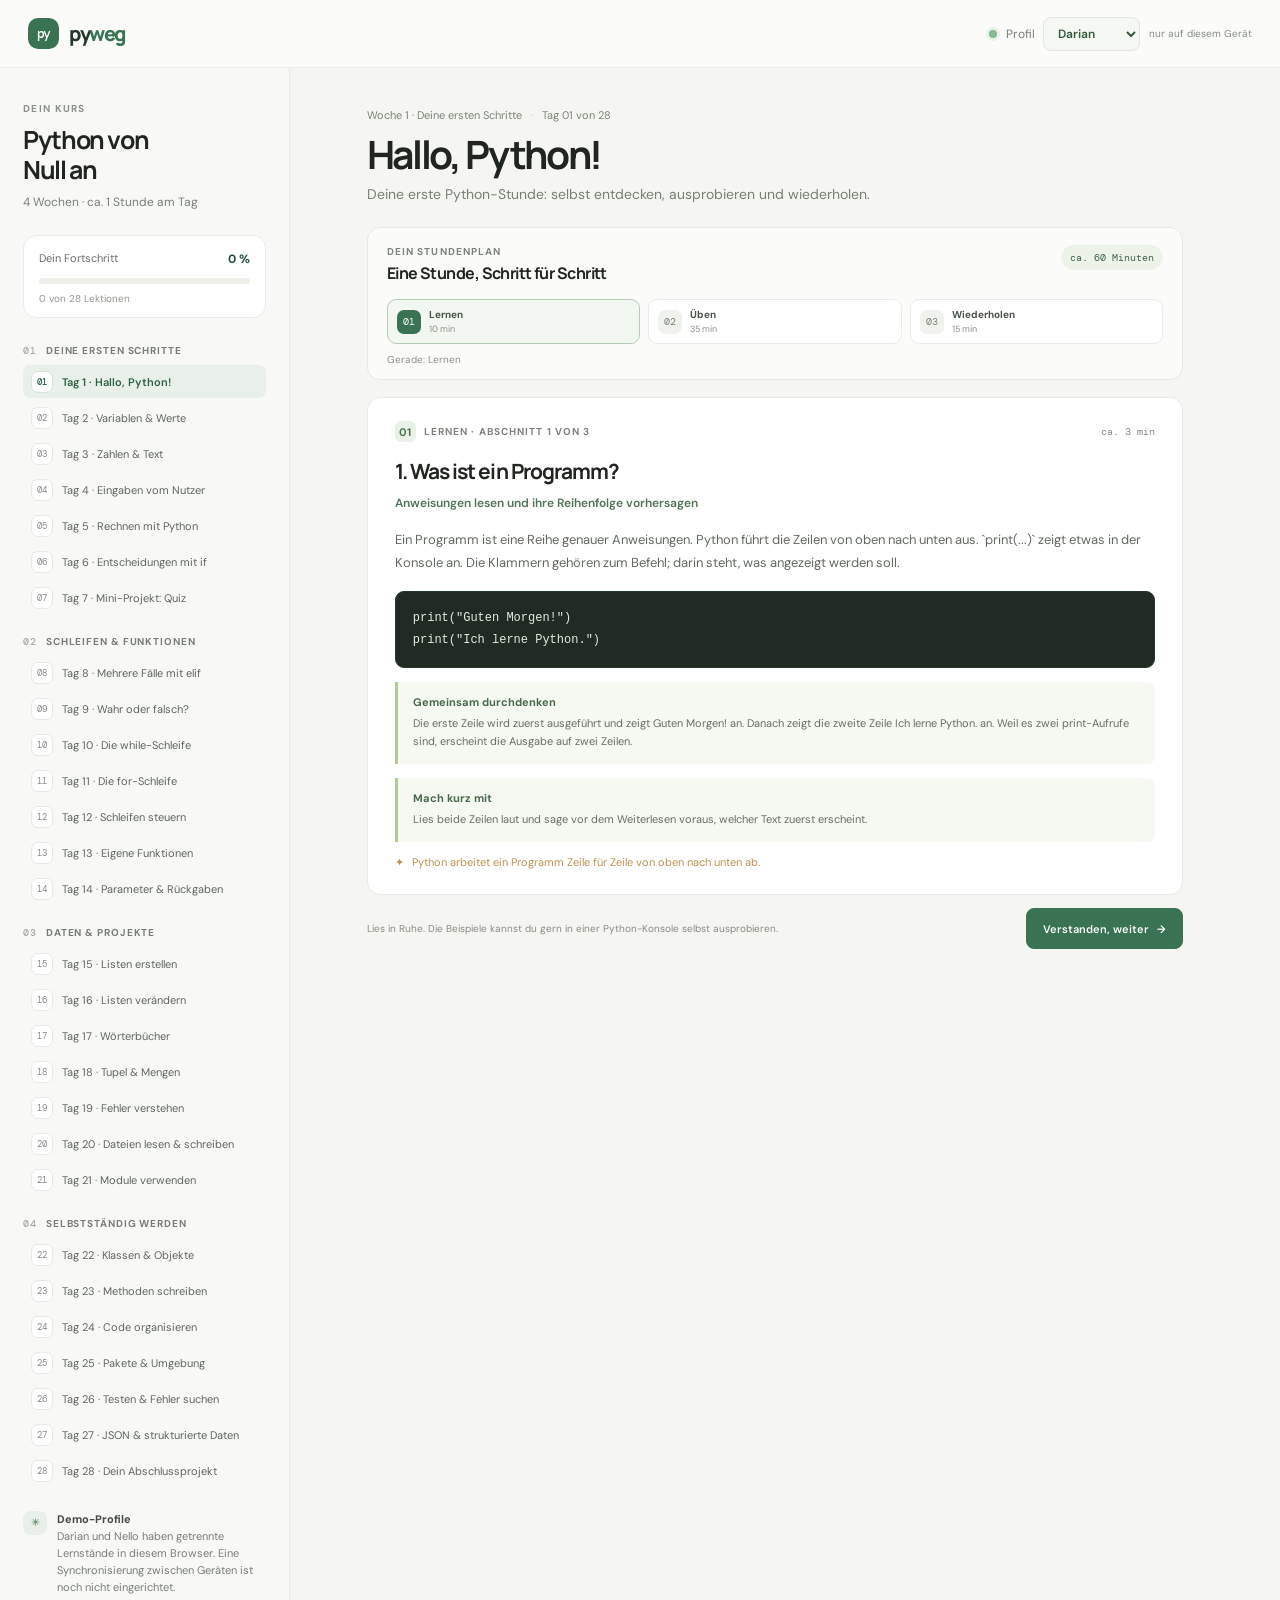
<file: index.html>
<!DOCTYPE html>
<html lang="de">
  <head>
    <meta charset="UTF-8" />
    <meta name="viewport" content="width=device-width, initial-scale=1.0" />
    <meta
      name="description"
      content="Lerne Python Schritt für Schritt mit einem strukturierten 4-Wochen-Lernpfad."
    />
    <meta name="theme-color" content="#f5f6f2" />
    <link rel="manifest" href="./manifest.webmanifest" />
    <link rel="icon" href="./icon.svg" type="image/svg+xml" />
    <link rel="apple-touch-icon" href="./icon.svg" />
    <title>Python lernen – Schritt für Schritt</title>
    <link rel="preconnect" href="https://fonts.googleapis.com" />
    <link rel="preconnect" href="https://fonts.gstatic.com" crossorigin />
    <link
      href="https://fonts.googleapis.com/css2?family=DM+Mono:wght@400;500&family=DM+Sans:wght@400;500;600;700&family=Manrope:wght@400;500;600;700;800&display=swap"
      rel="stylesheet"
    />
    <link rel="stylesheet" href="style.css" />
    <script src="day-one.js" defer></script>
    <script src="course-content.js" defer></script>
    <script src="script.js" defer></script>
  </head>
  <body>
    <header class="topbar">
      <a class="brand" href="#" aria-label="PyWeg Startseite">
        <span class="brand__mark" aria-hidden="true">py</span>
        <span>py<span class="brand__light">weg</span></span>
      </a>
      <div class="topbar__note">
        <span class="status-dot" aria-hidden="true"></span>
        <label class="profile-picker">
          <span class="profile-picker__label">Profil</span>
          <select id="profile-select" aria-label="Lernprofil auswählen">
            <option value="darian">Darian</option>
            <option value="nello">Nello</option>
          </select>
        </label>
        <span class="profile-local-note">nur auf diesem Gerät</span>
      </div>
    </header>

    <main class="app-shell">
      <aside class="sidebar" aria-label="Kursübersicht">
        <div class="sidebar__intro">
          <p class="eyebrow">DEIN KURS</p>
          <h2>Python von<br />Null an</h2>
          <p class="sidebar__description">4 Wochen · ca. 1 Stunde am Tag</p>
        </div>

        <section class="progress-card" aria-label="Dein Lernfortschritt">
          <div class="progress-card__row">
            <span>Dein Fortschritt</span>
            <strong id="progress-percent">0 %</strong>
          </div>
          <div
            class="progress-track"
            id="progress-track"
            role="progressbar"
            aria-label="Kursfortschritt"
            aria-valuemin="0"
            aria-valuemax="28"
            aria-valuenow="0"
          >
            <span id="progress-fill"></span>
          </div>
          <p id="progress-count">0 von 28 Lektionen</p>
        </section>

        <nav class="course-nav" id="course-nav" aria-label="Lektionen"></nav>

        <div class="sidebar__tip">
          <span class="tip-icon" aria-hidden="true">✳</span>
          <p><strong>Demo-Profile</strong><br />Darian und Nello haben getrennte Lernstände in diesem Browser. Eine Synchronisierung zwischen Geräten ist noch nicht eingerichtet.</p>
        </div>
      </aside>

      <section class="lesson-view" id="lesson-view" aria-live="polite"></section>
    </main>
  </body>
</html>
</file>
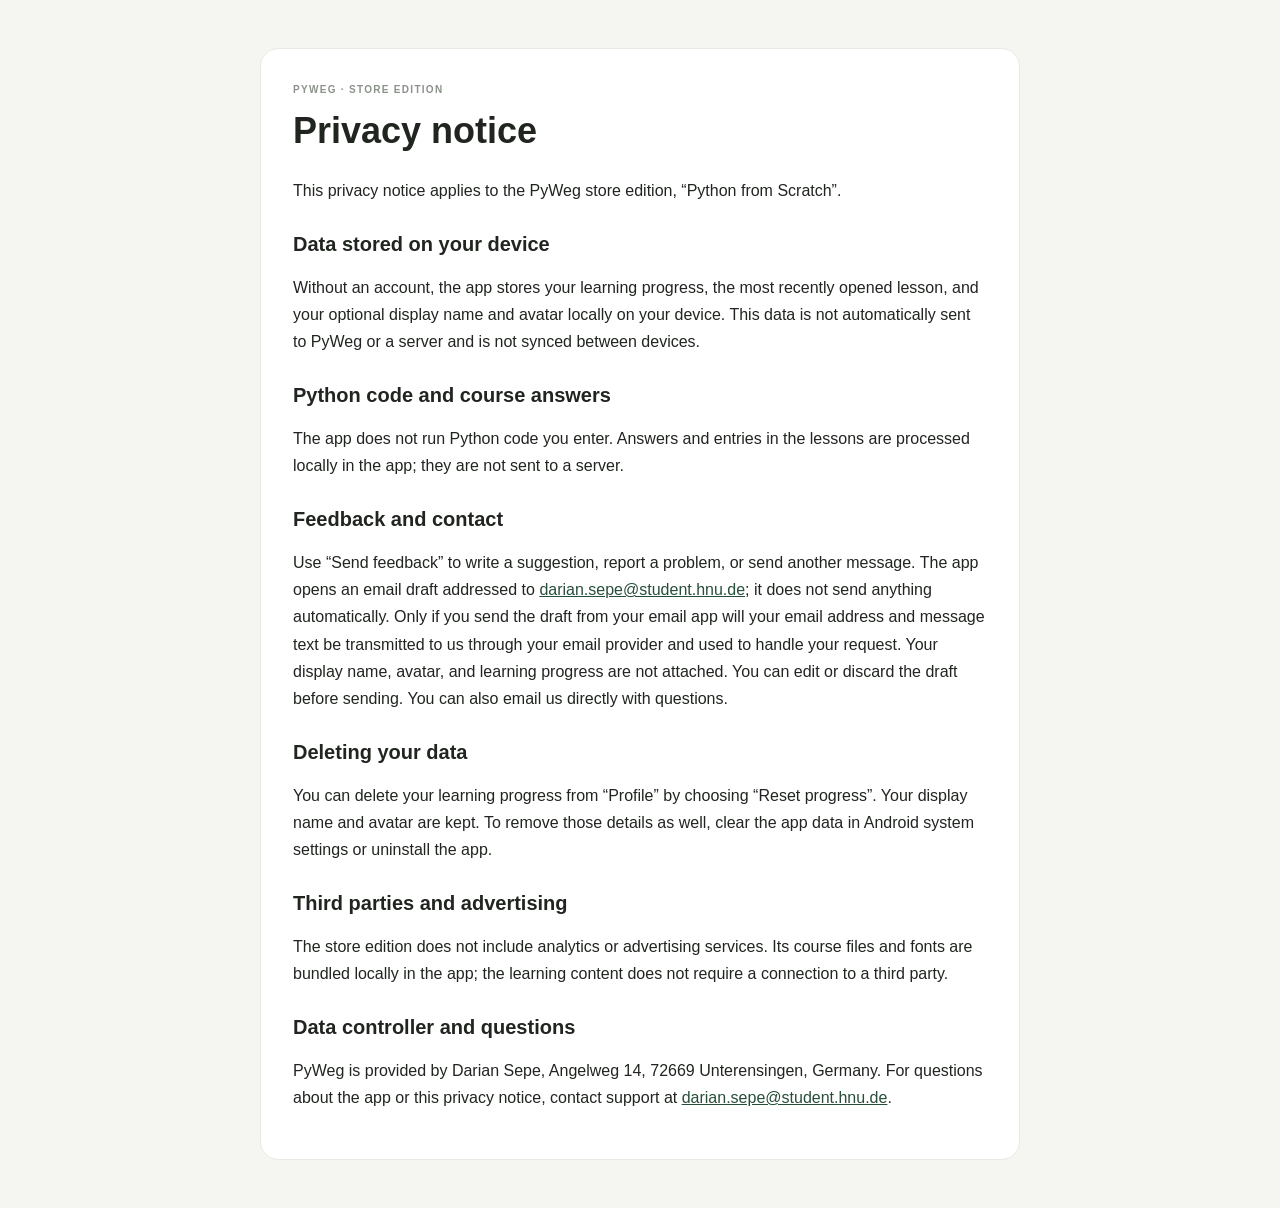
<file: privacy.en.html>
<!DOCTYPE html>
<html lang="en">
  <head>
    <meta charset="UTF-8" />
    <meta name="viewport" content="width=device-width, initial-scale=1.0" />
    <meta name="theme-color" content="#f5f6f2" />
    <title>Privacy notice – PyWeg – Python for Beginners</title>
    <link rel="stylesheet" href="./style.css" />
    <style>
      .privacy-page {
        width: min(760px, calc(100% - 36px));
        margin: 48px auto;
        padding: 32px;
        border: 1px solid var(--line);
        border-radius: 18px;
        background: var(--paper);
        line-height: 1.7;
      }

      .privacy-page h1,
      .privacy-page h2 {
        font-family: "Manrope", sans-serif;
        line-height: 1.25;
      }

      .privacy-page h1 {
        margin-top: 0;
        font-size: clamp(26px, 5vw, 36px);
      }

      .privacy-page h2 {
        margin-top: 28px;
        font-size: 20px;
      }

      .privacy-page a {
        color: var(--green-dark);
      }

      @media (max-width: 650px) {
        .privacy-page {
          margin: 20px auto;
          padding: 22px;
        }
      }
    </style>
  </head>
  <body>
    <main class="privacy-page">
      <p class="eyebrow">PYWEG · STORE EDITION</p>
      <h1>Privacy notice</h1>
      <p>This privacy notice applies to the PyWeg store edition, “Python from Scratch”.</p>

      <h2>Data stored on your device</h2>
      <p>Without an account, the app stores your learning progress, the most recently opened lesson, and your optional display name and avatar locally on your device. This data is not automatically sent to PyWeg or a server and is not synced between devices.</p>

      <h2>Python code and course answers</h2>
      <p>The app does not run Python code you enter. Answers and entries in the lessons are processed locally in the app; they are not sent to a server.</p>

      <h2>Feedback and contact</h2>
      <p>Use “Send feedback” to write a suggestion, report a problem, or send another message. The app opens an email draft addressed to <a href="mailto:darian.sepe@student.hnu.de">darian.sepe@student.hnu.de</a>; it does not send anything automatically. Only if you send the draft from your email app will your email address and message text be transmitted to us through your email provider and used to handle your request. Your display name, avatar, and learning progress are not attached. You can edit or discard the draft before sending. You can also email us directly with questions.</p>

      <h2>Deleting your data</h2>
      <p>You can delete your learning progress from “Profile” by choosing “Reset progress”. Your display name and avatar are kept. To remove those details as well, clear the app data in Android system settings or uninstall the app.</p>

      <h2>Third parties and advertising</h2>
      <p>The store edition does not include analytics or advertising services. Its course files and fonts are bundled locally in the app; the learning content does not require a connection to a third party.</p>

      <h2>Data controller and questions</h2>
      <p>PyWeg is provided by Darian Sepe, Angelweg 14, 72669 Unterensingen, Germany. For questions about the app or this privacy notice, contact support at <a href="mailto:darian.sepe@student.hnu.de">darian.sepe@student.hnu.de</a>.</p>
    </main>
  </body>
</html>
</file>
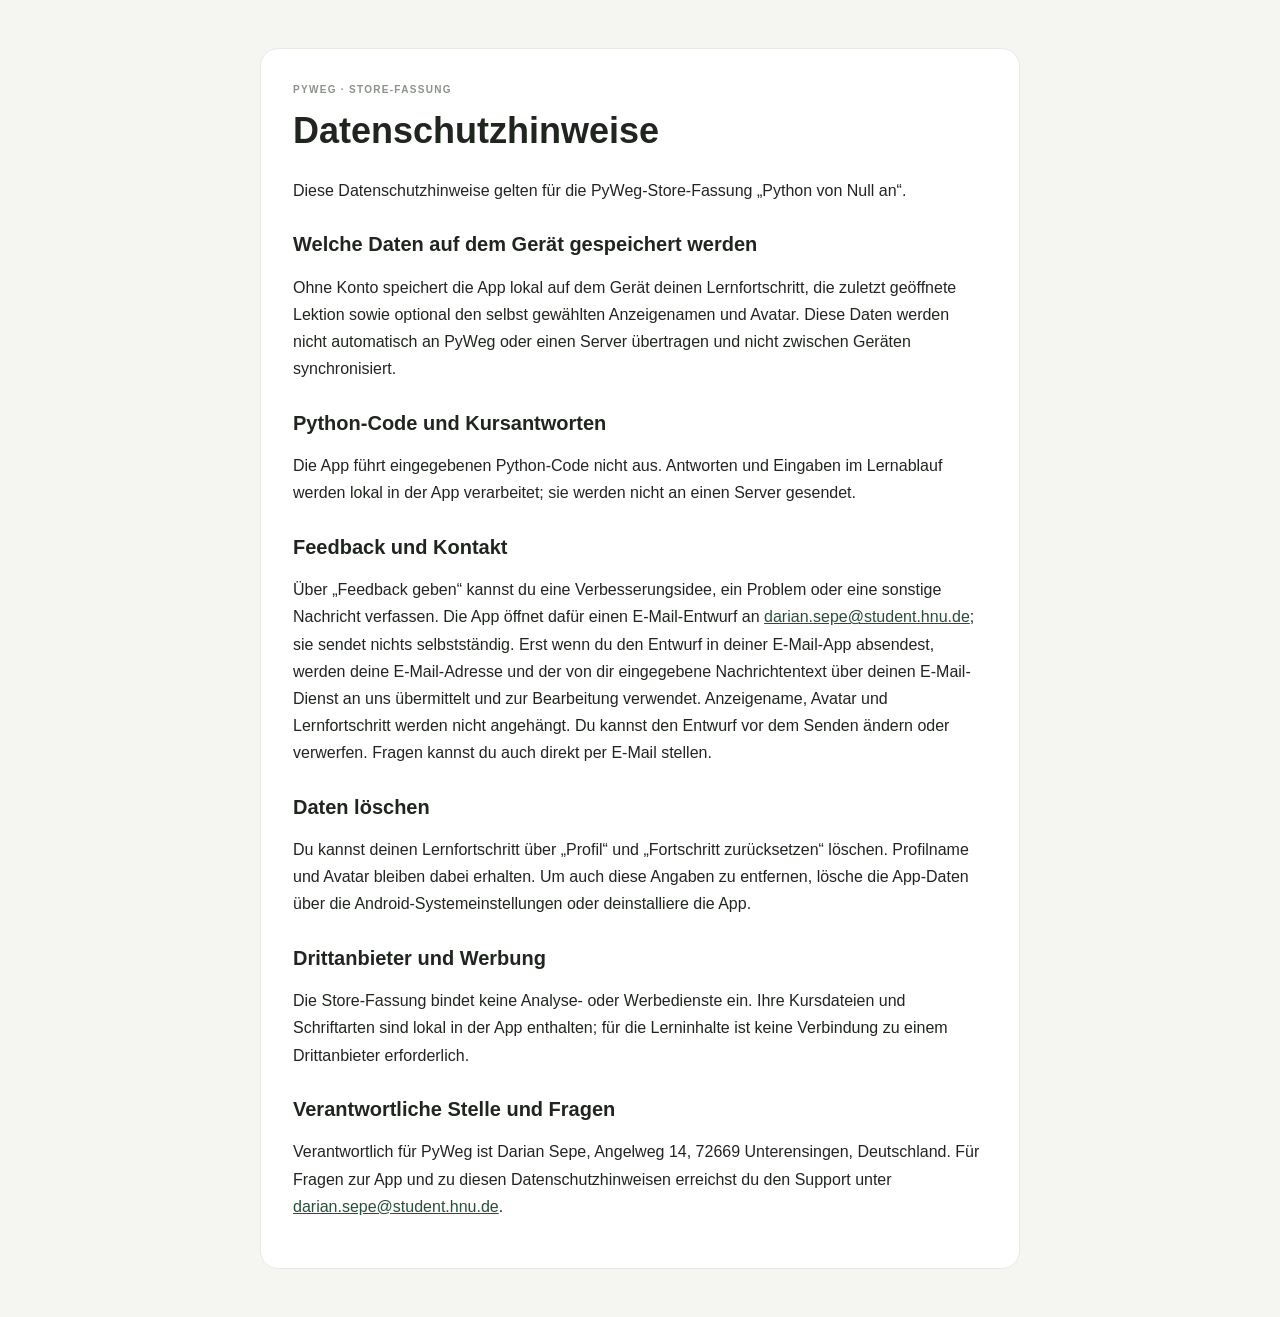
<file: privacy.html>
<!DOCTYPE html>
<html lang="de">
  <head>
    <meta charset="UTF-8" />
    <meta name="viewport" content="width=device-width, initial-scale=1.0" />
    <meta name="theme-color" content="#f5f6f2" />
    <title>Datenschutzhinweise – PyWeg – Python für Anfänger</title>
    <link rel="stylesheet" href="./style.css" />
    <style>
      .privacy-page {
        width: min(760px, calc(100% - 36px));
        margin: 48px auto;
        padding: 32px;
        border: 1px solid var(--line);
        border-radius: 18px;
        background: var(--paper);
        line-height: 1.7;
      }

      .privacy-page h1,
      .privacy-page h2 {
        font-family: "Manrope", sans-serif;
        line-height: 1.25;
      }

      .privacy-page h1 {
        margin-top: 0;
        font-size: clamp(26px, 5vw, 36px);
      }

      .privacy-page h2 {
        margin-top: 28px;
        font-size: 20px;
      }

      .privacy-page a {
        color: var(--green-dark);
      }

      @media (max-width: 650px) {
        .privacy-page {
          margin: 20px auto;
          padding: 22px;
        }
      }
    </style>
  </head>
  <body>
    <main class="privacy-page">
      <p class="eyebrow">PYWEG · STORE-FASSUNG</p>
      <h1>Datenschutzhinweise</h1>
      <p>Diese Datenschutzhinweise gelten für die PyWeg-Store-Fassung „Python von Null an“.</p>

      <h2>Welche Daten auf dem Gerät gespeichert werden</h2>
      <p>Ohne Konto speichert die App lokal auf dem Gerät deinen Lernfortschritt, die zuletzt geöffnete Lektion sowie optional den selbst gewählten Anzeigenamen und Avatar. Diese Daten werden nicht automatisch an PyWeg oder einen Server übertragen und nicht zwischen Geräten synchronisiert.</p>

      <h2>Python-Code und Kursantworten</h2>
      <p>Die App führt eingegebenen Python-Code nicht aus. Antworten und Eingaben im Lernablauf werden lokal in der App verarbeitet; sie werden nicht an einen Server gesendet.</p>

      <h2>Feedback und Kontakt</h2>
      <p>Über „Feedback geben“ kannst du eine Verbesserungsidee, ein Problem oder eine sonstige Nachricht verfassen. Die App öffnet dafür einen E-Mail-Entwurf an <a href="mailto:darian.sepe@student.hnu.de">darian.sepe@student.hnu.de</a>; sie sendet nichts selbstständig. Erst wenn du den Entwurf in deiner E-Mail-App absendest, werden deine E-Mail-Adresse und der von dir eingegebene Nachrichtentext über deinen E-Mail-Dienst an uns übermittelt und zur Bearbeitung verwendet. Anzeigename, Avatar und Lernfortschritt werden nicht angehängt. Du kannst den Entwurf vor dem Senden ändern oder verwerfen. Fragen kannst du auch direkt per E-Mail stellen.</p>

      <h2>Daten löschen</h2>
      <p>Du kannst deinen Lernfortschritt über „Profil“ und „Fortschritt zurücksetzen“ löschen. Profilname und Avatar bleiben dabei erhalten. Um auch diese Angaben zu entfernen, lösche die App-Daten über die Android-Systemeinstellungen oder deinstalliere die App.</p>

      <h2>Drittanbieter und Werbung</h2>
      <p>Die Store-Fassung bindet keine Analyse- oder Werbedienste ein. Ihre Kursdateien und Schriftarten sind lokal in der App enthalten; für die Lerninhalte ist keine Verbindung zu einem Drittanbieter erforderlich.</p>

      <h2>Verantwortliche Stelle und Fragen</h2>
      <p>Verantwortlich für PyWeg ist Darian Sepe, Angelweg 14, 72669 Unterensingen, Deutschland. Für Fragen zur App und zu diesen Datenschutzhinweisen erreichst du den Support unter <a href="mailto:darian.sepe@student.hnu.de">darian.sepe@student.hnu.de</a>.</p>
    </main>
  </body>
</html>
</file>
<file: style.css>
:root {
  font-family: "DM Sans", sans-serif;
  color: #20251f;
  background: #f5f6f2;
  font-synthesis: none;
  text-rendering: optimizeLegibility;
  -webkit-font-smoothing: antialiased;
  -moz-osx-font-smoothing: grayscale;
  font-optical-sizing: auto;
  font-weight: 400;
  --green: #397354;
  --green-dark: #274e39;
  --green-pale: #e8f0e9;
  --muted: #788078;
  --line: #e8eae4;
  --paper: #fff;
}

* {
  box-sizing: border-box;
}

body {
  min-width: 0;
  min-height: 100vh;
  min-height: 100svh;
  margin: 0;
}

button {
  font: inherit;
}

.topbar {
  height: 68px;
  display: flex;
  align-items: center;
  justify-content: space-between;
  padding: 0 max(28px, calc((100vw - 1320px) / 2));
  border-bottom: 1px solid #e9ebe6;
  background: #fbfcf9;
}

.brand {
  display: inline-flex;
  align-items: center;
  gap: 10px;
  color: #26372a;
  font-family: "Manrope", sans-serif;
  font-size: 20px;
  font-weight: 800;
  letter-spacing: -0.07em;
  text-decoration: none;
}

.brand__mark {
  width: 31px;
  height: 31px;
  display: grid;
  place-items: center;
  border-radius: 10px;
  color: white;
  background: var(--green);
  font-family: "DM Mono", monospace;
  font-size: 13px;
  letter-spacing: -0.08em;
}

.brand__light {
  color: var(--green);
}

.topbar__note {
  display: flex;
  align-items: center;
  gap: 9px;
  color: #686f67;
  font-size: 13px;
}

.profile-picker {
  display: inline-flex;
  align-items: center;
  gap: 8px;
}

.profile-picker__label {
  color: #777e75;
  font-size: 12px;
}

.profile-picker select {
  min-height: 34px;
  padding: 0 28px 0 10px;
  border: 1px solid #e2e7de;
  border-radius: 8px;
  color: #365a3e;
  background: #f4f7f2;
  cursor: pointer;
  font: inherit;
  font-size: 12px;
  font-weight: 600;
}

.profile-local-note {
  color: #858d83;
  font-size: 10px;
}

.status-dot {
  width: 8px;
  height: 8px;
  border-radius: 50%;
  background: #87b994;
  box-shadow: 0 0 0 3px #e9f2e8;
}

.app-shell {
  width: min(1320px, 100%);
  min-height: calc(100vh - 68px);
  min-height: calc(100svh - 68px);
  display: grid;
  grid-template-columns: 290px minmax(0, 1fr);
  margin: 0 auto;
}

.sidebar {
  display: flex;
  flex-direction: column;
  padding: 34px 23px 24px;
  border-right: 1px solid #e8eae4;
  background: #f8f9f6;
}

.eyebrow {
  margin: 0 0 10px;
  color: #8a9289;
  font-size: 10px;
  font-weight: 700;
  letter-spacing: 0.13em;
}

.sidebar__intro h2 {
  margin: 0;
  font-family: "Manrope", sans-serif;
  font-size: 25px;
  font-weight: 700;
  letter-spacing: -0.055em;
  line-height: 1.2;
}

.sidebar__description {
  margin: 9px 0 0;
  color: var(--muted);
  font-size: 12px;
}

.progress-card {
  margin: 25px 0 26px;
  padding: 15px 15px 12px;
  border: 1px solid #e9ece5;
  border-radius: 13px;
  background: #fff;
}

.progress-card__row {
  display: flex;
  justify-content: space-between;
  gap: 8px;
  color: #686f67;
  font-size: 11px;
}

.progress-card__row strong {
  color: var(--green-dark);
  font-size: 12px;
}

.progress-track {
  height: 6px;
  margin-top: 11px;
  overflow: hidden;
  border-radius: 9px;
  background: #edf0e9;
}

.progress-track span {
  width: 0;
  height: 100%;
  display: block;
  border-radius: inherit;
  background: #76a982;
  transition: width 240ms ease;
}

.progress-card > p {
  margin: 8px 0 0;
  color: #939990;
  font-size: 10px;
}

.course-nav {
  display: grid;
  gap: 21px;
}

.week-nav__heading {
  display: flex;
  align-items: center;
  gap: 9px;
  min-width: 0;
  margin: 0 0 8px;
  color: #777e75;
  font-size: 10px;
  font-weight: 700;
  letter-spacing: 0.09em;
  text-transform: uppercase;
}

.week-nav__heading span {
  color: #a4aaa1;
  font-family: "DM Mono", monospace;
  font-size: 10px;
}

.week-nav__days {
  display: grid;
  gap: 3px;
}

.day-link {
  width: 100%;
  min-height: 33px;
  min-width: 0;
  display: flex;
  align-items: center;
  gap: 9px;
  padding: 5px 8px;
  border: 0;
  border-radius: 7px;
  color: #5e665e;
  background: transparent;
  cursor: pointer;
  text-align: left;
  transition: background 140ms ease, color 140ms ease;
}

.day-link:hover {
  background: #eff1ec;
}

.day-link--active {
  color: #2f6244;
  background: #e8f0e9;
  font-weight: 600;
}

.day-link__number {
  width: 22px;
  height: 22px;
  flex: 0 0 22px;
  display: grid;
  place-items: center;
  border: 1px solid #e7eae3;
  border-radius: 7px;
  color: #858c84;
  background: #fff;
  font-family: "DM Mono", monospace;
  font-size: 9px;
}

.day-link--active .day-link__number {
  border-color: #d6e5d8;
  color: #2f6244;
}

.day-link--complete .day-link__number {
  border-color: #dceade;
  color: #34714c;
  background: #eaf3eb;
}

.day-link__title {
  min-width: 0;
  overflow: hidden;
  font-size: 11px;
  text-overflow: ellipsis;
  white-space: nowrap;
}

.sidebar__tip {
  display: flex;
  align-items: flex-start;
  gap: 10px;
  margin-top: auto;
  padding-top: 24px;
  color: #777e75;
  font-size: 11px;
  line-height: 1.55;
}

.sidebar__tip p {
  margin: 0;
}

.sidebar__tip strong {
  color: #424a42;
  font-size: 11px;
}

.tip-icon {
  width: 24px;
  height: 24px;
  flex: 0 0 24px;
  display: grid;
  place-items: center;
  border-radius: 8px;
  color: #507a58;
  background: #e8f0e9;
}

.lesson-view {
  width: min(100%, 970px);
  padding: 40px clamp(28px, 6vw, 78px) 60px;
}

.lesson-heading {
  margin-bottom: 22px;
}

.lesson-heading__meta {
  display: flex;
  align-items: center;
  gap: 9px;
  color: #7b8379;
  font-size: 11px;
}

.lesson-heading__meta span + span::before {
  margin-right: 9px;
  color: #c0c5bd;
  content: "·";
}

.lesson-heading h1 {
  margin: 10px 0 6px;
  font-family: "Manrope", sans-serif;
  font-size: clamp(27px, 3.7vw, 39px);
  font-weight: 700;
  letter-spacing: -0.06em;
  line-height: 1.15;
}

.lesson-heading__subtitle {
  margin: 0;
  color: #778076;
  font-size: 14px;
  line-height: 1.6;
}

.time-plan {
  display: grid;
  grid-template-columns: repeat(3, minmax(0, 1fr));
  gap: 9px;
  margin: 20px 0 24px;
}

.time-plan__item {
  display: flex;
  align-items: center;
  gap: 10px;
  padding: 11px 12px;
  border: 1px solid #e8ebe5;
  border-radius: 10px;
  background: #fbfcf9;
}

.time-plan__minutes {
  color: var(--green);
  font-family: "DM Mono", monospace;
  font-size: 12px;
  font-weight: 500;
}

.time-plan__label {
  color: #646c63;
  font-size: 10px;
}

.day-one-plan {
  margin: 20px 0 17px;
  padding: 17px 19px 13px;
  border: 1px solid #e5eae1;
  border-radius: 13px;
  background: #fbfcf9;
}

.day-one-plan__heading {
  display: flex;
  align-items: flex-start;
  justify-content: space-between;
  gap: 14px;
}

.day-one-plan__heading .section-label {
  margin-bottom: 4px;
}

.day-one-plan__heading h2 {
  margin: 0;
  font-family: "Manrope", sans-serif;
  font-size: 16px;
  letter-spacing: -0.035em;
}

.day-one-plan__total {
  padding: 6px 9px;
  border-radius: 20px;
  color: #41674a;
  background: #edf3e9;
  font-family: "DM Mono", monospace;
  font-size: 10px;
  white-space: nowrap;
}

.day-one-plan__stages {
  display: grid;
  grid-template-columns: repeat(3, minmax(0, 1fr));
  gap: 8px;
  margin-top: 15px;
}

.day-one-plan__stage {
  min-width: 0;
  display: flex;
  align-items: center;
  gap: 8px;
  padding: 8px 9px;
  border: 1px solid #eaede7;
  border-radius: 9px;
  background: #fff;
}

.day-one-plan__stage--active {
  border-color: #b6cdb5;
  background: #f2f7f1;
}

.day-one-plan__stage--done .day-one-plan__stage-mark {
  color: #fff;
  background: #628b68;
}

.day-one-plan__stage-mark {
  width: 24px;
  height: 24px;
  flex: 0 0 24px;
  display: grid;
  place-items: center;
  border-radius: 7px;
  color: #788478;
  background: #f0f2ed;
  font-family: "DM Mono", monospace;
  font-size: 10px;
}

.day-one-plan__stage--active .day-one-plan__stage-mark {
  color: #fff;
  background: var(--green);
}

.day-one-plan__stage-copy {
  min-width: 0;
  display: grid;
  gap: 2px;
}

.day-one-plan__stage-copy strong {
  overflow: hidden;
  color: #485349;
  font-size: 10px;
  text-overflow: ellipsis;
  white-space: nowrap;
}

.day-one-plan__stage-copy small {
  color: #899187;
  font-size: 9px;
}

.day-one-plan__current {
  margin: 9px 0 0;
  color: #899087;
  font-size: 10px;
}

.day-one-step,
.day-one-exercise,
.day-one-feedback,
.day-one-complete {
  padding: 23px clamp(18px, 3vw, 27px);
  border: 1px solid #e8eae4;
  border-radius: 13px;
  background: #fff;
}

.day-one-step__topline {
  display: flex;
  align-items: center;
  justify-content: space-between;
  gap: 12px;
  margin-bottom: 16px;
}

.day-one-step__topline .section-label {
  margin: 0;
}

.day-one-step h2,
.day-one-exercise h2,
.day-one-feedback h2,
.day-one-complete h2 {
  margin: 0 0 8px;
  font-family: "Manrope", sans-serif;
  font-size: 21px;
  font-weight: 700;
  letter-spacing: -0.045em;
  line-height: 1.3;
}

.day-one-step__objective {
  margin: 0 0 15px;
  color: #517356;
  font-size: 12px;
  font-weight: 600;
  line-height: 1.6;
}

.day-one-step__prose {
  margin: 0;
  color: #626b61;
  font-size: 13px;
  line-height: 1.8;
  white-space: pre-line;
}

.worked-example,
.try-it {
  margin-top: 14px;
  padding: 13px 15px;
  border-left: 3px solid #b4c994;
  border-radius: 0 8px 8px 0;
  background: #f6f8f2;
}

.worked-example__title,
.try-it strong {
  display: block;
  margin: 0 0 5px;
  color: #496a4e;
  font-size: 11px;
  font-weight: 700;
}

.worked-example p:not(.worked-example__title),
.try-it p {
  margin: 0;
  color: #667064;
  font-size: 11px;
  line-height: 1.7;
}

.day-one-step__footer {
  display: flex;
  align-items: center;
  justify-content: space-between;
  gap: 14px;
  margin-top: 13px;
}

.day-one-step__footer .lesson-footer__hint {
  max-width: 420px;
}

.exercise-time {
  flex: 0 0 auto;
  color: #818a7f;
  font-family: "DM Mono", monospace;
  font-size: 10px;
}

.day-one-exercise__prompt {
  margin: 5px 0 14px;
  color: #4f594f;
  font-size: 13px;
  line-height: 1.8;
  white-space: pre-line;
}

.day-one-exercise > .code-example {
  margin: 12px 0 15px;
}

.exercise-progress {
  height: 5px;
  margin: -4px 0 19px;
  overflow: hidden;
  border-radius: 9px;
  background: #edf0e9;
}

.exercise-progress span {
  height: 100%;
  display: block;
  border-radius: inherit;
  background: #76a982;
  transition: width 180ms ease;
}

.hint-panel {
  margin: 10px 0 17px;
  border: 1px solid #eceee8;
  border-radius: 8px;
  padding: 10px 12px;
  background: #fafbf8;
}

.hint-panel summary {
  color: #537559;
  cursor: pointer;
  font-size: 11px;
  font-weight: 600;
}

.hint-panel p {
  margin: 8px 0 0;
  color: #677165;
  font-size: 11px;
  line-height: 1.65;
}

.exercise-options {
  display: grid;
  gap: 8px;
  min-width: 0;
  margin: 0;
  border: 0;
  padding: 0;
}

.exercise-options legend,
.exercise-response-label {
  margin-bottom: 8px;
  color: #566055;
  font-size: 11px;
  font-weight: 700;
}

.exercise-options .quiz-option {
  padding: 10px 12px;
  font-size: 12px;
}

.exercise-response-label {
  display: block;
  margin-top: 4px;
}

.day-one-answer textarea {
  width: 100%;
  min-height: 76px;
  resize: vertical;
  border: 1px solid #dfe4dc;
  border-radius: 8px;
  padding: 11px 12px;
  color: #344238;
  background: #fbfcf9;
  font: inherit;
  font-size: 12px;
  line-height: 1.6;
}

.day-one-answer textarea:focus-visible {
  border-color: #7da883;
  outline: 2px solid #b9d2bc;
  outline-offset: 1px;
}

.day-one-answer textarea.exercise-code-input {
  min-height: 112px;
  color: #e1ebdf;
  background: #202b24;
  font-family: "DM Mono", monospace;
  font-size: 12px;
  tab-size: 4;
}

.exercise-input-help {
  margin: 6px 0 12px;
  color: #899087;
  font-size: 10px;
  line-height: 1.5;
}

.exercise-options--self-check {
  margin-top: 13px;
}

.exercise-options--self-check .quiz-option {
  font-size: 11px;
}

.day-one-answer > .quiz-submit {
  min-height: 37px;
  padding: 0 14px;
  font-size: 11px;
}

.day-one-session-note {
  margin: 12px 0 0;
  color: #858d83;
  font-size: 10px;
  line-height: 1.6;
}

.day-one-feedback > .section-label {
  margin-bottom: 10px;
}

.day-one-feedback--correct {
  border-color: #dce8dc;
  background: #fdfffc;
}

.day-one-feedback--incorrect {
  border-color: #eadfd8;
}

.day-one-feedback--self {
  border-color: #e7e9df;
}

.day-one-feedback h3 {
  margin: 18px 0 5px;
  color: #737c71;
  font-size: 12px;
  font-weight: 600;
}

.feedback-explanation,
.feedback-reason p:not(.feedback-reason__title) {
  margin: 0;
  color: #626b61;
  font-size: 12px;
  line-height: 1.75;
}

.feedback-hint,
.feedback-reason {
  margin-top: 13px;
  border-radius: 8px;
  padding: 12px 14px;
  background: #f6f8f2;
}

.feedback-hint strong,
.feedback-reason__title {
  display: block;
  margin: 0 0 5px;
  color: #4c6f50;
  font-size: 11px;
  font-weight: 700;
}

.feedback-hint p {
  margin: 0;
  color: #626b61;
  font-size: 11px;
  line-height: 1.65;
}

.feedback-solution {
  margin-top: 13px;
  overflow: hidden;
  border: 1px solid #2d3c32;
  border-radius: 9px;
  background: #202b24;
}

.feedback-solution__heading {
  display: flex;
  align-items: center;
  justify-content: space-between;
  gap: 12px;
  border-bottom: 1px solid #35453a;
  padding: 10px 13px;
}

.feedback-solution__heading strong {
  color: #e3ecdf;
  font-size: 11px;
}

.feedback-solution__heading span {
  color: #aab5a7;
  font-size: 9px;
}

.feedback-solution pre,
.your-answer pre {
  margin: 0;
  overflow-x: auto;
  padding: 13px;
  color: #e1ebdf;
  font-family: "DM Mono", monospace;
  font-size: 11px;
  line-height: 1.8;
  white-space: pre-wrap;
  overflow-wrap: anywhere;
}

.your-answer {
  margin-top: 11px;
}

.your-answer summary {
  color: #667265;
  cursor: pointer;
  font-size: 10px;
}

.your-answer pre {
  margin-top: 7px;
  border-radius: 7px;
  color: #596359;
  background: #f3f5f0;
}

.feedback-actions {
  display: flex;
  align-items: center;
  justify-content: flex-end;
  gap: 10px;
  margin-top: 16px;
}

.secondary-button {
  min-height: 39px;
  padding: 0 12px;
  border: 1px solid #dfe4dc;
  border-radius: 8px;
  color: #526553;
  background: #fff;
  cursor: pointer;
  font-size: 10px;
  font-weight: 600;
}

.secondary-button:hover {
  background: #f4f7f2;
}

.day-one-complete {
  padding: 29px clamp(18px, 4vw, 36px);
}

.day-one-complete__icon {
  width: 40px;
  height: 40px;
  display: grid;
  place-items: center;
  margin-bottom: 16px;
  border-radius: 12px;
  color: #fff;
  background: var(--green);
  font-size: 19px;
}

.day-one-complete > .section-label {
  margin-bottom: 8px;
}

.day-one-complete > p:not(.section-label, .lesson-card__note) {
  max-width: 650px;
  color: #677065;
  font-size: 12px;
  line-height: 1.8;
}

.day-one-complete__summary {
  margin: 17px 0;
  border: 1px solid #e8ede4;
  border-radius: 9px;
  padding: 14px 16px;
  color: #566155;
  background: #fafbf8;
  font-size: 11px;
}

.day-one-complete__summary ul {
  display: grid;
  gap: 7px;
  margin: 10px 0 0;
  padding-left: 19px;
  line-height: 1.6;
}

.day-one-complete__summary code {
  color: #42714d;
  font-family: "DM Mono", monospace;
}

.day-one-complete > .complete-button {
  margin-top: 10px;
}

.lesson-card,
.practice-card,
.quiz-card {
  border: 1px solid #e8eae4;
  border-radius: 13px;
  background: var(--paper);
}

.lesson-card {
  padding: 21px 23px 23px;
}

.section-label {
  display: flex;
  align-items: center;
  gap: 8px;
  margin: 0 0 10px;
  color: #7b837a;
  font-size: 10px;
  font-weight: 700;
  letter-spacing: 0.11em;
  text-transform: uppercase;
}

.section-label__icon {
  width: 21px;
  height: 21px;
  display: grid;
  place-items: center;
  border-radius: 6px;
  color: #4b7552;
  background: #eaf1e9;
  font-size: 11px;
  letter-spacing: 0;
}

.lesson-card h2,
.practice-card h2,
.quiz-card h2 {
  margin: 0 0 9px;
  font-family: "Manrope", sans-serif;
  font-size: 18px;
  font-weight: 700;
  letter-spacing: -0.035em;
}

.lesson-card__text,
.practice-card__text,
.quiz-card__text {
  margin: 0;
  color: #6e766d;
  font-size: 12px;
  line-height: 1.75;
}

.code-example {
  margin: 16px 0 12px;
  overflow-x: auto;
  padding: 15px 17px;
  border: 1px solid #28372e;
  border-radius: 9px;
  color: #e1ebdf;
  background: #202b24;
  font-family: "DM Mono", monospace;
  font-size: 12px;
  line-height: 1.8;
  tab-size: 4;
}

.lesson-card__note {
  display: flex;
  align-items: flex-start;
  gap: 8px;
  margin: 12px 0 0;
  color: #778078;
  font-size: 11px;
  line-height: 1.6;
}

.lesson-card__note span {
  color: #bc9251;
}

.practice-quiz-grid {
  display: grid;
  grid-template-columns: 1fr 1fr;
  gap: 13px;
  margin-top: 13px;
}

.practice-card,
.quiz-card {
  padding: 18px;
}

.practice-card h2,
.quiz-card h2 {
  font-size: 15px;
}

.practice-card__prompt {
  margin: 0;
  color: #535c53;
  font-size: 12px;
  line-height: 1.65;
}

.solution {
  margin-top: 15px;
  border-top: 1px solid #edf0ea;
  padding-top: 12px;
}

.solution summary {
  color: #42714d;
  cursor: pointer;
  font-size: 11px;
  font-weight: 600;
}

.solution pre {
  margin: 10px 0 0;
  overflow-x: auto;
  padding: 11px;
  border-radius: 7px;
  color: #e1ebdf;
  background: #202b24;
  font-family: "DM Mono", monospace;
  font-size: 10px;
  line-height: 1.7;
}

.quiz-form {
  display: grid;
  gap: 7px;
  margin-top: 12px;
}

.quiz-option {
  display: flex;
  align-items: flex-start;
  gap: 8px;
  padding: 8px 9px;
  border: 1px solid #eceee8;
  border-radius: 8px;
  color: #586057;
  cursor: pointer;
  font-size: 10px;
  line-height: 1.45;
}

.quiz-option:has(input:checked) {
  border-color: #a8c4aa;
  background: #f4f8f3;
}

.quiz-option input {
  margin: 1px 0 0;
  accent-color: var(--green);
}

.quiz-submit {
  justify-self: start;
  margin-top: 3px;
  padding: 8px 12px;
  border: 0;
  border-radius: 7px;
  color: #fff;
  background: var(--green);
  cursor: pointer;
  font-size: 10px;
  font-weight: 600;
}

.quiz-submit:hover {
  background: var(--green-dark);
}

.quiz-feedback {
  min-height: 15px;
  margin: 1px 0 0;
  color: #a14b43;
  font-size: 10px;
  line-height: 1.5;
}

.quiz-feedback--correct {
  color: #34714c;
}

.lesson-footer {
  display: flex;
  align-items: center;
  justify-content: space-between;
  gap: 12px;
  margin-top: 17px;
}

.lesson-footer__hint {
  margin: 0;
  color: #858d83;
  font-size: 10px;
  line-height: 1.5;
}

.complete-button {
  min-height: 41px;
  display: inline-flex;
  align-items: center;
  justify-content: center;
  gap: 8px;
  padding: 0 16px;
  border: 1px solid var(--green);
  border-radius: 8px;
  color: #fff;
  background: var(--green);
  cursor: pointer;
  font-size: 11px;
  font-weight: 600;
  white-space: nowrap;
  transition: background 140ms ease, color 140ms ease;
}

.complete-button:hover {
  background: var(--green-dark);
}

.complete-button--done {
  border-color: #dce9dc;
  color: #39714a;
  background: #eff6ee;
}

.complete-button--done:hover {
  background: #e4f0e2;
}

.lesson-nav {
  display: flex;
  justify-content: space-between;
  gap: 12px;
  margin-top: 25px;
  border-top: 1px solid #e5e8e1;
  padding-top: 17px;
}

.lesson-nav button {
  padding: 7px 0;
  border: 0;
  color: #576558;
  background: transparent;
  cursor: pointer;
  font-size: 11px;
}

.lesson-nav button:hover:not(:disabled) {
  color: var(--green);
}

.lesson-nav button:disabled {
  color: #b8beb6;
  cursor: default;
}

button:focus-visible,
a:focus-visible,
summary:focus-visible,
.quiz-option:focus-within {
  outline: 2px solid #6c9c71;
  outline-offset: 3px;
}

@media (min-width: 1321px) {
  .app-shell {
    border-right: 1px solid #e8eae4;
    border-left: 1px solid #e8eae4;
  }
}

@media (max-width: 900px) {
  .app-shell {
    grid-template-columns: 245px minmax(0, 1fr);
  }

  .sidebar {
    padding-right: 17px;
    padding-left: 17px;
  }

  .lesson-view {
    padding-right: 28px;
    padding-left: 28px;
  }

  .practice-quiz-grid {
    grid-template-columns: 1fr;
  }

  .day-one-plan__stage {
    align-items: flex-start;
    flex-direction: column;
  }
}

@media (max-width: 650px) {
  .topbar {
    height: 60px;
    padding: 0 18px;
  }

  .topbar__note {
    gap: 7px;
  }

  .profile-local-note {
    max-width: 78px;
    font-size: 9px;
    line-height: 1.2;
  }

  .profile-picker__label {
    display: none;
  }

  .app-shell {
    min-height: calc(100svh - 60px);
    grid-template-columns: minmax(0, 1fr);
  }

  .sidebar {
    min-width: 0;
    padding: 20px 18px 13px;
    border-right: 0;
    border-bottom: 1px solid #e8eae4;
  }

  .sidebar__intro {
    display: grid;
    grid-template-columns: 1fr auto;
    align-items: end;
  }

  .sidebar__intro .eyebrow,
  .sidebar__intro h2,
  .sidebar__description {
    grid-column: 1;
  }

  .sidebar__intro h2 br {
    display: none;
  }

  .sidebar__intro h2 {
    font-size: 21px;
  }

  .sidebar__description {
    margin-top: 5px;
  }

  .progress-card {
    margin: 16px 0 17px;
  }

  .course-nav {
    min-width: 0;
    grid-template-columns: repeat(4, minmax(0, 1fr));
    align-items: start;
    gap: 9px;
  }

  .week-nav__heading {
    gap: 5px;
    font-size: 8px;
    letter-spacing: 0.03em;
  }

  .week-nav {
    min-width: 0;
  }

  .week-nav__heading span {
    font-size: 9px;
  }

  .week-nav__days {
    gap: 2px;
  }

  .day-link {
    min-height: 29px;
    gap: 5px;
    padding: 3px;
  }

  .day-link__number {
    width: 20px;
    height: 20px;
    flex-basis: 20px;
    font-size: 8px;
  }

  .day-link__title {
    font-size: 9px;
  }

  .sidebar__tip {
    display: none;
  }

  .lesson-view {
    padding: 26px 18px 40px;
  }

  .time-plan {
    gap: 6px;
  }

  .time-plan__item {
    flex-direction: column;
    align-items: flex-start;
    gap: 4px;
    padding: 9px;
  }

  .lesson-card {
    padding: 18px;
  }

  .day-one-plan {
    padding: 14px;
  }

  .day-one-plan__stages {
    gap: 5px;
  }

  .day-one-plan__stage {
    align-items: center;
    flex-direction: row;
    gap: 5px;
    padding: 7px 5px;
  }

  .day-one-plan__stage-mark {
    width: 20px;
    height: 20px;
    flex-basis: 20px;
    font-size: 9px;
  }

  .day-one-plan__stage-copy strong {
    font-size: 9px;
  }

  .day-one-plan__stage-copy small {
    font-size: 8px;
  }

  .day-one-step__footer {
    align-items: flex-start;
    flex-direction: column;
  }

  .day-one-step__footer .complete-button {
    align-self: flex-end;
  }

  .feedback-actions {
    align-items: stretch;
    flex-direction: column-reverse;
  }

  .feedback-actions > button {
    width: 100%;
  }
}

@media (max-width: 420px) {
  .course-nav {
    grid-template-columns: repeat(2, minmax(0, 1fr));
    gap: 12px;
  }

  .week-nav__heading {
    font-size: 9px;
  }

  .day-link__title {
    font-size: 10px;
  }

  .lesson-footer {
    align-items: flex-start;
    flex-direction: column;
  }
}

@media (prefers-reduced-motion: reduce) {
  *,
  *::before,
  *::after {
    scroll-behavior: auto !important;
    transition-duration: 0.01ms !important;
  }
}
</file>
